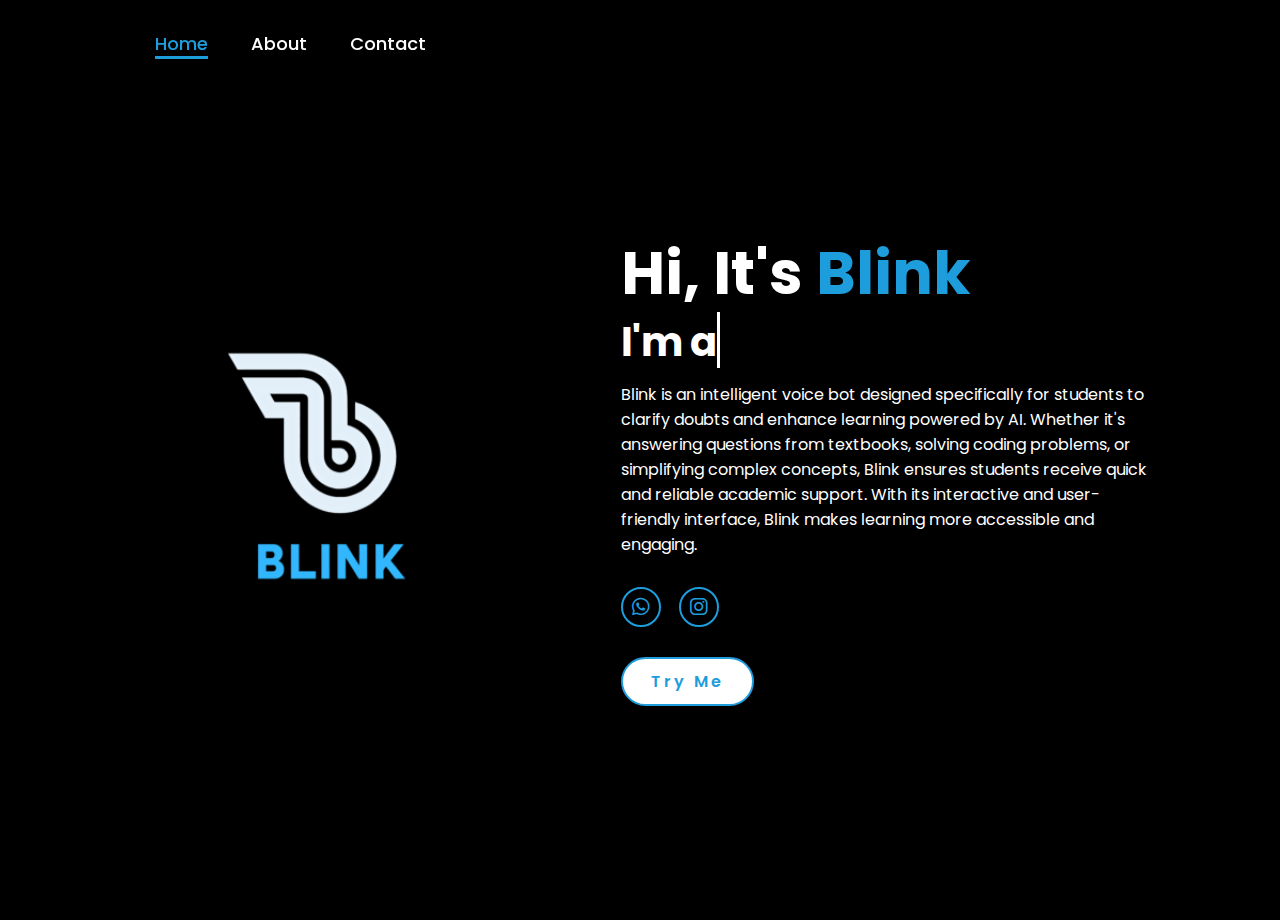
<file: index.html>
<!DOCTYPE html>
<html lang="en">
    
<head>
    <meta charset="UTF-8">
    <meta name="viewport" content="width=device-width, initial-scale=1.0">
    <link rel="stylesheet" href="https://cdnjs.cloudflare.com/ajax/libs/font-awesome/6.5.2/css/all.min.css">
    <link rel="stylesheet" href="style.css">
    <title>Blink</title>
</head>

<body>
    <header>
        

        <nav>
            <a href="#" class="active"> Home</a>
          
            
            <a href="about.html" >About</a>
           
            <a href="contact.html" >Contact</a>
        </nav>
    </header>
    <section class="home">
        <div class="home-img">
            <img src="p.png" alt="">
        </div>
        <div class="home-content">
            <h1>Hi, It's <span>Blink</span></h1>
            <h3 class="typing-text">I'm a <span></span></h3>
            <p>Blink is an intelligent voice bot designed specifically for students to clarify doubts and enhance learning powered by AI. Whether it's answering questions from textbooks, solving coding problems, or simplifying complex concepts, Blink ensures students receive quick and reliable academic support. With its interactive and user-friendly interface, Blink makes learning more accessible and engaging.
                </p>
            <div class="social-icons">

                <a href="https://wa.me/919959490974?text=Hi Blink  "><i class="fa-brands fa fa-whatsapp"></i></a>
                <a href="https://www.instagram.com/saitej_1029/"><i class="fa-brands fa-instagram"></i></a>
            </div>
            <a href="https://app.chatgptbuilder.io/webchat/?p=1481189&u=1000544237&c=90012753&ref=:b-1739599181590-1739599181591" class="btn" target="_self">Try Me</a>
        </div>
        
          
    
    </section>
</body>
</html>
</file>
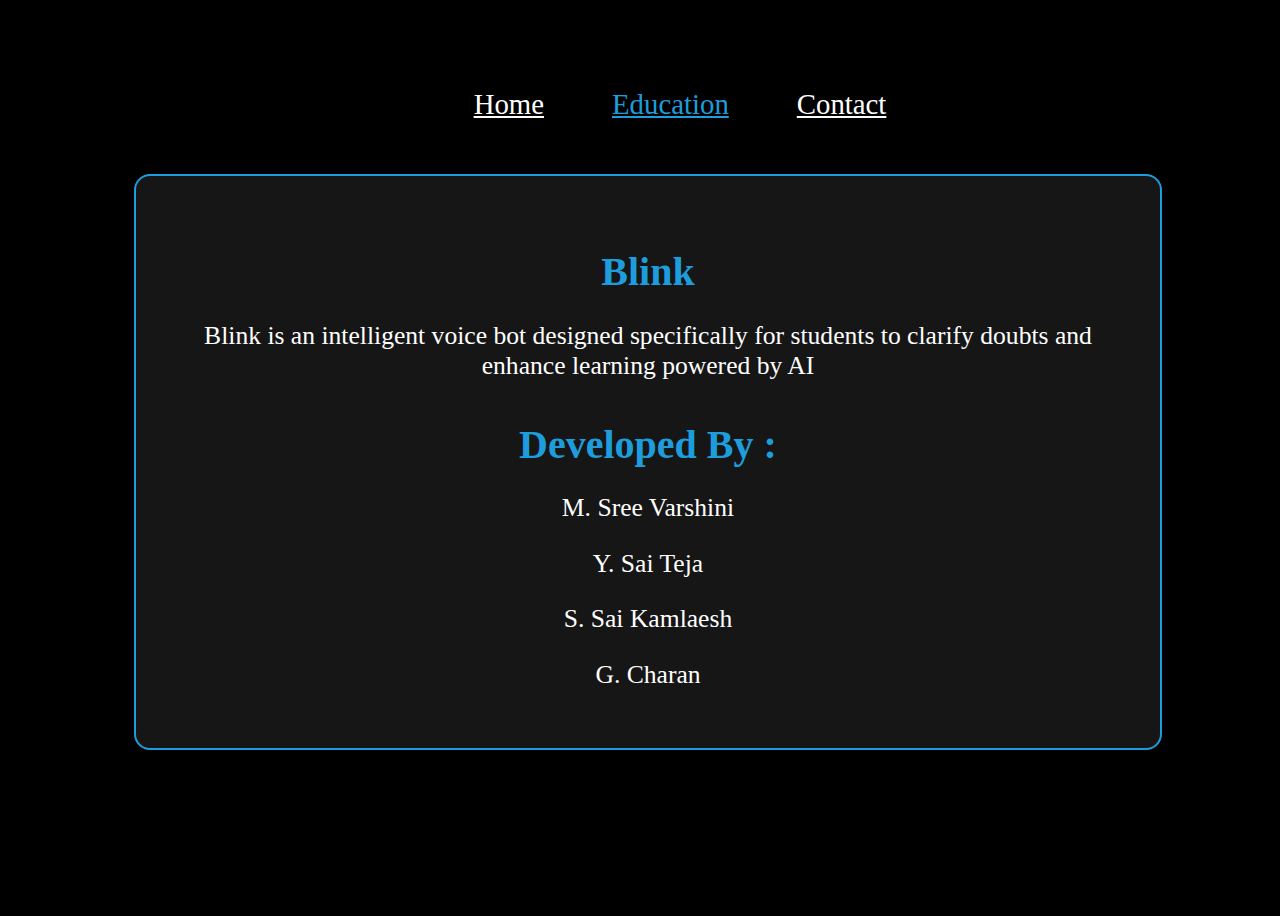
<file: about.html>
<!-- Education Section -->
<section id="about">
    <body>
        
    <meta charset="UTF-8">
    <meta name="viewport" content="width=device-width, initial-scale=1.0">
    <link rel="stylesheet" href="https://cdnjs.cloudflare.com/ajax/libs/font-awesome/6.5.2/css/all.min.css">
    <link rel="stylesheet" href="about.css">
    <nav>
        <a href="index.html" > Home</a>
           
           
            <a href="about.html" class="active">Education</a>
           
            <a href="contact.html" >Contact</a>
    </nav>
    
    <h2></h2>
    <div class="about-content">
        <div class="about-box">
            <h3>Blink</h3>
            <p>Blink is an intelligent voice bot designed specifically for students to clarify doubts and enhance learning powered by AI</p>
            <h3>Developed By : </h3>
            <p>M. Sree Varshini  </p>
            <p>Y. Sai Teja </p>
            <p>S. Sai Kamlaesh </p>
            <p>G. Charan </p>
        </div>
        
    </div>
</body>
</section>
</file>
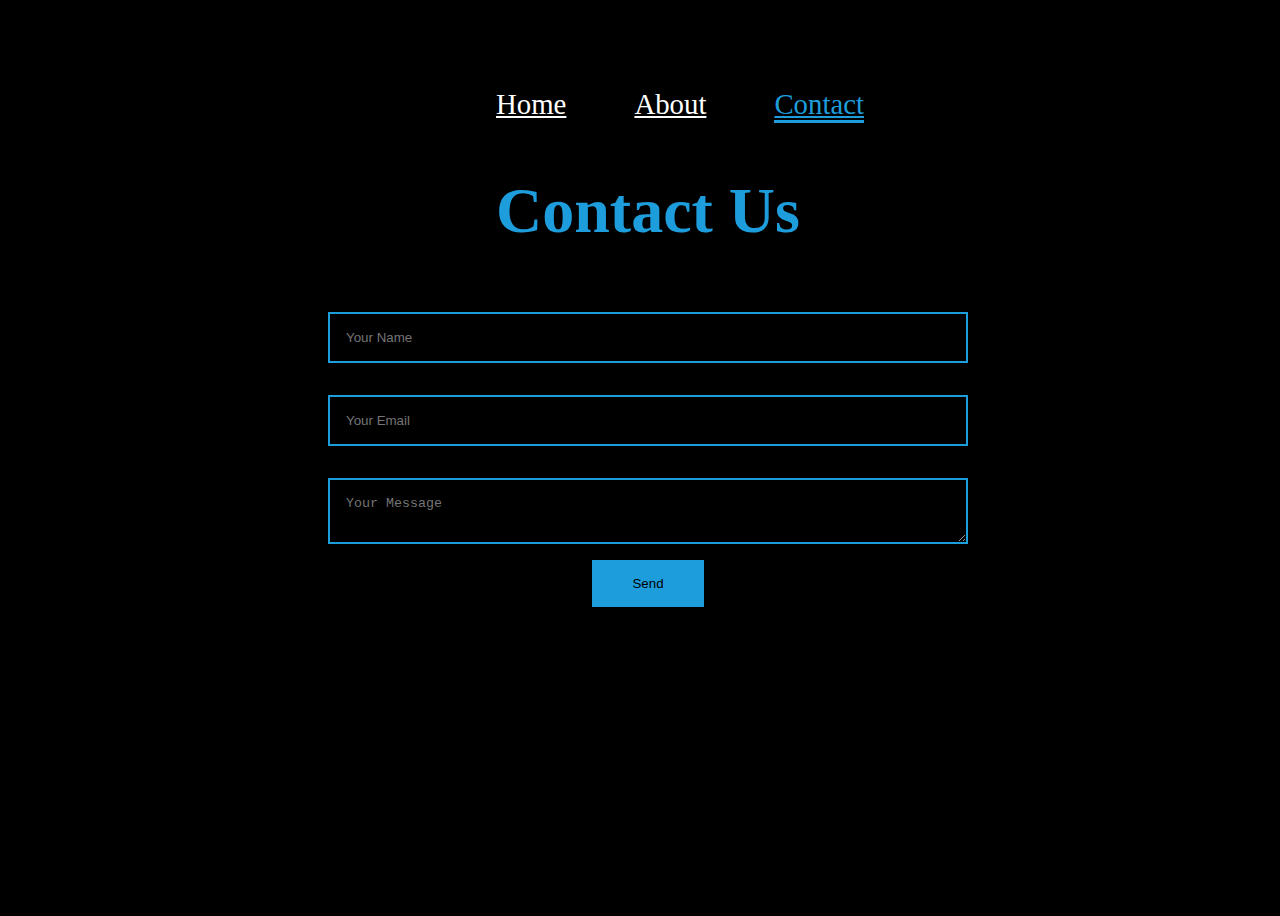
<file: contact.html>
<!-- Contact Section -->
<section id="contact">
    <body>
        <meta charset="UTF-8">
        <meta name="viewport" content="width=device-width, initial-scale=1.0">
        <link rel="stylesheet" href="https://cdnjs.cloudflare.com/ajax/libs/font-awesome/6.5.2/css/all.min.css">
        <link rel="stylesheet" href="contact.css">
        <nav>
            <a href="index.html">Home</a>
           
           
            <a href="about.html">About</a>
            <a href="contact.html" class="active">Contact</a>
        </nav>

        <h2>Contact Us</h2>
        <form action="https://api.web3forms.com/submit" method="POST">
            <input type="hidden" name="access_key" value="020fa6f0-7e2d-413e-8c97-0a82d290fb49">
            <input type="text" name="first-name" placeholder="Your Name" required>
            <input type="email" name="email" placeholder="Your Email" required>
            <textarea name="message" placeholder="Your Message" required></textarea>
            <button type="submit" class="btn">Send</button>
        </form>
    </body>
</section>
</file>
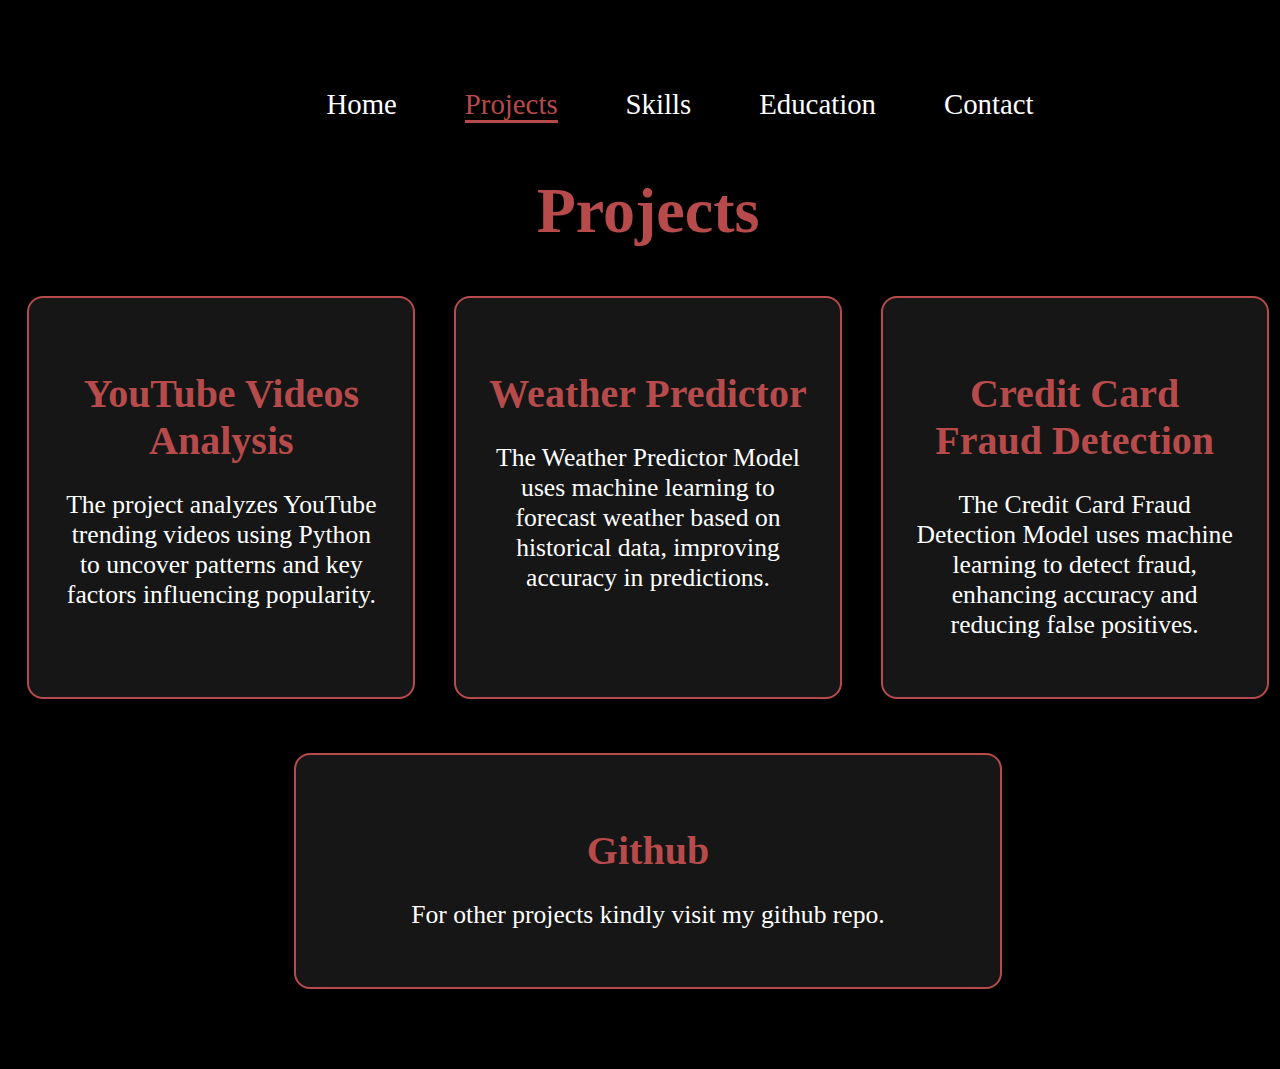
<file: projects.html>
<!-- Projects Section -->
<section id="projects">
    <body>
    
        <meta charset="UTF-8">
        <meta name="viewport" content="width=device-width, initial-scale=1.0">
        <link rel="stylesheet" href="https://cdnjs.cloudflare.com/ajax/libs/font-awesome/6.5.2/css/all.min.css">
        <link rel="stylesheet" href="projects.css">
        <nav>
            <a href="index.html" > Home</a>
           
            <a href="projects.html" class="active">Projects</a>
            <a href="skills.html" >Skills</a>
            <a href="education.html" >Education</a>
           
            <a href="contact.html" >Contact</a>
        </nav>
   
    <h2>Projects</h2>
    <div class="projects-content">
        <div class="project-box">
            <a href="https://github.com/dont1029/YouTube-Trending-Videos-Analysis" class="logo"><h3><span>YouTube Videos Analysis</span></h3></a>
            <p>The project analyzes YouTube trending videos using Python to uncover patterns and key factors influencing popularity.</p>
        </div>
        <div class="project-box">
            
            <a href="https://github.com/dont1029/Weather-Predictor-" class="logo"><h3><span>Weather Predictor</span></h3></a>
            <p>The Weather Predictor Model uses machine learning to forecast weather based on historical data, improving accuracy in predictions.</p>
        </div>
        <div class="project-box">
            
            <a href="https://github.com/dont1029/Credit-Card-Fraud-Detection-" class="logo"><h3><span>Credit Card Fraud Detection</span></h3></a>
            <p>The Credit Card Fraud Detection Model uses machine learning to detect fraud, enhancing accuracy and reducing false positives.</p>
        </div>
        
       
    </div>
    <br><br><br>
    <div class="project-box1">
            
        <a href="https://github.com/dont1029" class="logo"><h3><span>Github</span></h3></a>
        <p>For other projects kindly visit my github repo.</p>
    </div>
</body>
</section>
</file>
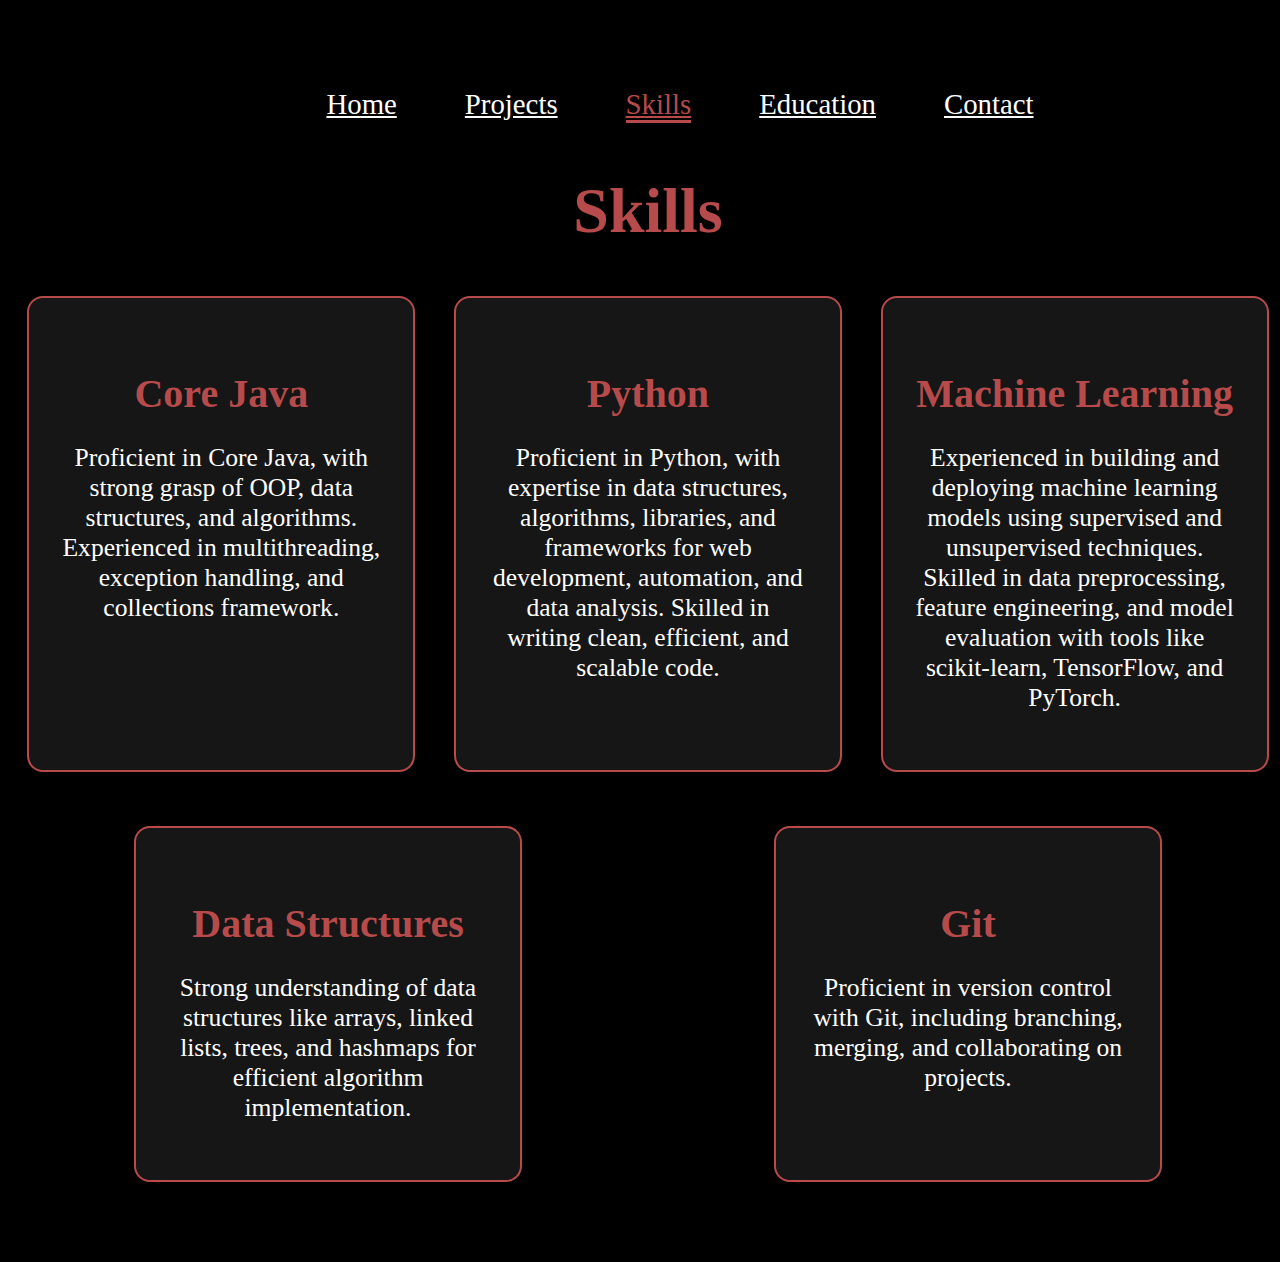
<file: skills.html>
<!-- Skills Section -->
<section id="skills">
    <body>
        
  
    <meta charset="UTF-8">
    <meta name="viewport" content="width=device-width, initial-scale=1.0">
    <link rel="stylesheet" href="https://cdnjs.cloudflare.com/ajax/libs/font-awesome/6.5.2/css/all.min.css">
    <link rel="stylesheet" href="skills.css">
    <nav>
        <a href="index.html" > Home</a>
        
            <a href="projects.html" >Projects</a>
            <a href="skills.html" class="active" >Skills</a>
            <a href="education.html" >Education</a>
           
            <a href="contact.html" >Contact</a>
    </nav>
    <h2>Skills</h2>
    <div class="skills-content">
        <div class="skill-box">
            <h3>Core Java</h3>
            <p class="right-align"> 
                Proficient in Core Java, with strong grasp of OOP, data structures, and algorithms. Experienced in multithreading, exception handling, and collections framework. </p>
        </div>
        <div class="skill-box">
            <h3>Python</h3>
            <p class="right-align">Proficient in Python, with expertise in data structures, algorithms, libraries, and frameworks for web development, automation, and data analysis. Skilled in writing clean, efficient, and scalable code.</p>
        </div>
        <div class="skill-box">
            <h3>Machine Learning</h3>
            <p class="right-align">Experienced in building and deploying machine learning models using supervised and unsupervised techniques. Skilled in data preprocessing, feature engineering, and model evaluation with tools like scikit-learn, TensorFlow, and PyTorch.</p>
        </div>
    </div>

    <br><br><br>
    <div class="skills-content">
        <div class="skill-box">
            <h3>Data Structures</h3>
            <p class="right-align">Strong understanding of data structures like arrays, linked lists, trees, and hashmaps for efficient algorithm implementation.</p>
        </div>
         <div class="skill-box">
        <h3>Git</h3>
        <p class="right-align">Proficient in version control with Git, including branching, merging, and collaborating on projects.</p>
    </div>
       
   
</div>

           


        
   


</body>
</section>
</file>
<file: style.css>
@import url('https://fonts.googleapis.com/css2?family=Poppins:wght@100;200;300;400;500;600&display=swap');

*{
    margin: 0;
    padding: 0;
    box-sizing: border-box;
    text-decoration: none;
    border: none;
    outline: none;
    font-family: 'Poppins', sans-serif;
}

html{
    font-size: 62.5%;
}

body{
    width: 100%;
    height: 100vh;
    display: flex;
    flex-wrap: wrap;
    justify-content: space-between;
    overflow-x: hidden;
    padding: 20px;
    background-color: black;
    color: white;
}

header{
    margin-top: 20px;
    position: fixed;
    top: 0;
    left: 0;
    width: 100%;
    padding: 1rem 9%;
    background-color: transparent;
    filter: drop-shadow(10px);
    display: flex;
    justify-content: space-between;
    align-items: center;
    z-index: 100;
}

.logo{
    font-size: 5rem;
    color:  rgb(30, 157, 220);
    font-weight: 800;
    cursor: pointer;
    transition: 0.5s ease;
}

.logo:hover{
    transform: scale(1.1);
}

nav a{
    font-size: 1.8rem;
    color: white;
    margin-left: 4rem;
    font-weight: 500;
    transition: 0.3s ease;
    border-bottom: 3px solid transparent;
}

nav a:hover,
nav a.active{
    color:  rgb(30, 157, 220);
    border-bottom: 3px solid  rgb(30, 157, 220);
}

@media(max-width:995px){
    nav{
        position: absolute;
        display: none;
        top: 0;
        right: 0;
        width: 40%;
        border-left: 3px solid  rgb(30, 157, 220);
        border-bottom: 3px solid  rgb(30, 157, 220);
        border-bottom-left-radius: 2rem;
        padding: 1rem solid;
        background-color: #161616;
        border-top: 0.1rem solid rgba(0,0,0,0.1);
    }

    nav.active{
        display: block;
    }

    nav a{
        display: block;
        font-size: 2rem;
        margin: 3rem 0;
    }

    nav a:hover,
    nav a.active{
        padding: 1rem;
        border-radius: 0.5rem;
        border-bottom: 0.5rem solid rgb(30, 157, 220);
    }
}

section{
    min-height: 100vh;
    padding: 5rem 9% 5rem;
}

.home{
    display: flex;
    justify-content: center;
    align-items: center;
    gap: 8rem;
    background-color: black;
}

.home .home-content h1{
    font-size: 6rem;
    font-weight: 700;
    line-height: 1.3;
}

span{
    color: rgb(30, 157, 220);
}

.home-content h3{
    font-size: 4rem;
    margin-bottom: 1rem;
    font-weight: 700;
}

.home-content p{
    font-size: 1.6rem;
}

.home-img{
    border-radius: 50%;
}

.home-img img{
    position:relative;
    width: 32vw;
    border-radius: 50%;
    box-shadow: 0 0 25px solid  rgb(30, 157, 220);
    cursor: pointer;
    transition: 0.2s linear;

    cursor: pointer;
    transition: 0.5s ease;
}

.home-img img:hover{
    font-size: 1.8rem;
    font-weight: 500;
    
        transform: scale(1.1);
}

.social-icons a{
    display: inline-flex;
    justify-content: center;
    align-items: center;
    width: 4rem;
    height: 4rem;
    background-color: transparent;
    border: 0.2rem solid  rgb(30, 157, 220);
    font-size: 2rem;
    border-radius: 50%;
    margin: 3rem 1.5rem 3rem 0;
    transition: 0.3s ease;
    color:  rgb(30, 157, 220);
}

.social-icons a:hover{
    color: rgb(255, 255, 255);
    transform: scale(1.3) translateY(-5px);
    background-color: rgb(30, 157, 220);
    box-shadow: 0  0 25px #000000;
}

.btn{
    display: inline-block;
    padding: 1rem 2.8rem;
    background-color: rgb(255, 255, 255);
    border-radius: 4rem;
    font-size: 1.6rem;
    color:  rgb(30, 157, 220);
    letter-spacing: 0.3rem;
    font-weight: 600;
    border: 2px solid  rgb(30, 157, 220);
    transition: 0.3s ease;
    cursor: pointer;
}

.btn:hover{
    transform: scale3d(1.03);
    background-color:  rgb(30, 157, 220);
    color: rgb(255, 255, 255);
    box-shadow: 0 0 25px  rgb(30, 157, 220);
}

.typing-text{
    font-size: 34px;
    font-weight: 600;
    min-width: 280px;
}

.typing-text span{
    position: relative;
}
.left-align {
    text-align: left;
}
.typing-text span::before{
    content: "";
    color:  rgb(30, 157, 220);
    animation: words 20s infinite;
}
.center-align {
    text-align: center;
}

.right-align {
    text-align: right;
}
.justify-align {
    text-align: justify;
}
.typing-text span::after{
    content: "";
    background-color: rgb(0, 0, 0);
    position: absolute;
    width: calc(100% + 8px);
    height: 100%;
    border-left: 3px solid rgb(255, 255, 255);
    right: -8;
    animation: cursor 0.6s infinite;
}

@keyframes cursor{
    to{
        border-left: 3px solid  rgb(30, 157, 220);
    }
}

@keyframes words{
    0%, 20%{
        content: "Assistant";
    }
    21%, 40%{
        content: "Friend";
    }
    41%, 60%{
        content: "Teacher";
    }
    61%, 80%{
        content: "Partner";
    }
    
}

@media (max-width: 1000px){
    .home{
        gap: 4rem;
    }
}

@media(max-width:995px){
    .home{
        flex-direction: column;
        margin: 5rem 4rem;
    }

    .home .home-content h3{
        font-size: 2.5rem;
    }

    .home-content h1{
        font-size: 5rem;
    }

    .home-img img{
        width: 70vw;
        margin-top: 4rem;
    }
}
</file>
<file: about.css>
/* About Section */
#about {
    background-color: black;
    padding: 5rem 0;
    text-align: center;
    color: white;
}

#about h2 {
    font-size: 4rem;
    margin-bottom: 3rem;
    color: rgb(30, 157, 220);
}

.about-content {
    display: flex;
    justify-content: space-around;
}

.about-box {
    background-color: #161616;
    padding: 2rem;
    border-radius: 1rem;
    width: 75%;
    border: 2px solid rgb(30, 157, 220);
}

.about-box h3 {
    color: rgb(30, 157, 220);
    font-size: 2.5rem;
    margin-bottom: 1rem;
}

.about-box p {
    font-size: 1.6rem;
    color: rgb(255, 255, 255);
}
body{
    width: 100%;
    height: 100vh;
    overflow-x: hidden;
    background-color: black;
    color: white;
}
nav a{
    font-size: 1.8rem;
    color: white;
    margin-left: 4rem;
    font-weight: 500;
    transition: 0.3s ease;
    border-bottom: 3px solid transparent;
}

nav a:hover,
nav a.active{
    color: rgb(30, 157, 220);
    border-bottom: 3px solidrgb(30, 157, 220);
}
</file>
<file: contact.css>
/* Contact Section */
#contact {
    padding: 5rem 0;
    background-color: black;
    text-align: center;
    color: white;
}

#contact h2 {
    font-size: 4rem;
    margin-bottom: 3rem;
    color: rgb(30, 157, 220);
}

form {
    display: flex;
    flex-direction: column;
    align-items: center;
}

form input, form textarea {
    width: 50%;
    padding: 1rem;
    margin: 1rem 0;
    border: 2px solid rgb(30, 157, 220);
    background-color: transparent;
    color: white;
}

form button {
    padding: 1rem 2.5rem;
    border: none;
    background-color: rgb(30, 157, 220);
    color: black;
    cursor: pointer;
}
body{
    width: 100%;
    height: 100vh;
    overflow-x: hidden;
    background-color: black;
    color: white;
}
nav a{
    font-size: 1.8rem;
    color: white;
    margin-left: 4rem;
    font-weight: 500;
    transition: 0.3s ease;
    border-bottom: 3px solid transparent;
}

nav a:hover,
nav a.active{
    color: rgb(30, 157, 220);
    border-bottom: 3px solid rgb(30, 157, 220);
}

@media(max-width:995px){
    nav{
        position: absolute;
        display: none;
        top: 0;
        right: 0;
        width: 40%;
        border-left: 3px solid rgb(30, 157, 220);
        border-bottom: 3px solid rgb(30, 157, 220);
        border-bottom-left-radius: 2rem;
        padding: 1rem solid;
        background-color: #161616;
        border-top: 0.1rem solid rgba(0,0,0,0.1);
    }

    nav.active{
        display: block;
    }

    nav a{
        display: block;
        font-size: 2rem;
        margin: 3rem 0;
    }

    nav a:hover,
    nav a.active{
        padding: 1rem;
        border-radius: 0.5rem;
        border-bottom: 0.5rem solid rgb(30, 157, 220);
    }
}
</file>
<file: projects.css>
/* Projects Section */
#projects {
    padding: 5rem 0;
    background-color: black;
    text-align: center;
    color: white;
}

#projects h2 {
    font-size: 4rem;
    margin-bottom: 3rem;
    color: #b74b4b;
}

.projects-content {
    display: flex;
    justify-content: space-around;
}

.project-box {
    background-color: #161616;
    padding: 2rem;
    border-radius: 1rem;
    width: 25%;
    border: 2px solid #b74b4b;
}
.logo{
    font-size: 3rem;
    color: #b74b4b;
    font-weight: 800;
    cursor: pointer;
    transition: 0.5s ease;
}

.logo:hover{
    transform: scale(1.1);
}
.project-box1 {
    
    background-color: #161616;
    padding: 2rem;
    border-radius: 1rem;
   
    border: 2px solid #b74b4b;
    width: 50%; /* Adjust the width as needed */
  margin: 0 auto;
    
    
}

@media(max-width:995px){
    nav{
        position: absolute;
        display: none;
        top: 0;
        right: 0;
        width: 40%;
        border-left: 3px solid #b74b4b;
        border-bottom: 3px solid #b74b4b;
        border-bottom-left-radius: 2rem;
        padding: 1rem solid;
        background-color: #161616;
        border-top: 0.1rem solid rgba(0,0,0,0.1);
    }

    nav.active{
        display: block;
    }

    nav a{
        display: block;
        font-size: 2rem;
        margin: 3rem 0;
    }

    nav a:hover,
    nav a.active{
        padding: 1rem;
        border-radius: 0.5rem;
        border-bottom: 0.5rem solid #b74b4b;
    }
}

.project-box1 h3 {
    color: #b74b4b;
    font-size: 2.5rem;
    margin-bottom: 1rem;
}

.project-box1 p {
    font-size: 1.6rem;
}

.project-box h3 {
    color: #b74b4b;
    font-size: 2.5rem;
    margin-bottom: 1rem;
}

.project-box p {
    font-size: 1.6rem;
}
body{
    width: 100%;
    height: 100vh;
    overflow-x: hidden;
    background-color: black;
    color: white;
}
nav a{
    font-size: 1.8rem;
    color: white;
    margin-left: 4rem;
    font-weight: 500;
    transition: 0.3s ease;
    border-bottom: 3px solid transparent;
}
div a :hover,
nav a:hover,
nav a.active{
    color: #b74b4b;
    border-bottom: 3px solid #b74b4b;
} a {
    text-decoration: none;
    color: inherit; /* Keeps the text color the same as surrounding text, or set a specific color */
  }
</file>
<file: skills.css>
/* Skills Section */
#skills {
    padding: 5rem 0;
    background-color: black;
    text-align: center;
    color: white;
}

#skills h2 {
    font-size: 4rem;
    margin-bottom: 3rem;
    color: #b74b4b;
}

.skills-content {
    display: flex;
    justify-content: space-around;
}

.skill-box {
    background-color: #161616;
    padding: 2rem;
    border-radius: 1rem;
    width: 25%;
    border: 2px solid #b74b4b;
}

.skill-box h3 {
    color: #b74b4b;
    font-size: 2.5rem;
    margin-bottom: 1rem;
}
body{
    width: 100%;
    height: 100vh;
    overflow-x: hidden;
    background-color: black;
    color: white;
}

@media(max-width:995px){
    nav{
        position: absolute;
        display: none;
        top: 0;
        right: 0;
        width: 40%;
        border-left: 3px solid #b74b4b;
        border-bottom: 3px solid #b74b4b;
        border-bottom-left-radius: 2rem;
        padding: 1rem solid;
        background-color: #161616;
        border-top: 0.1rem solid rgba(0,0,0,0.1);
    }

    nav.active{
        display: block;
    }

    nav a{
        display: block;
        font-size: 2rem;
        margin: 3rem 0;
    }

    nav a:hover,
    nav a.active{
        padding: 1rem;
        border-radius: 0.5rem;
        border-bottom: 0.5rem solid #b74b4b;
    }
}

nav a{
    font-size: 1.8rem;
    color: white;
    margin-left: 4rem;
    font-weight: 500;
    transition: 0.3s ease;
    border-bottom: 3px solid transparent;
}

nav a:hover,
nav a.active{
    color: #b74b4b;
    border-bottom: 3px solid #b74b4b;
}

.skill-box p {
    font-size: 1.6rem;
}
</file>
